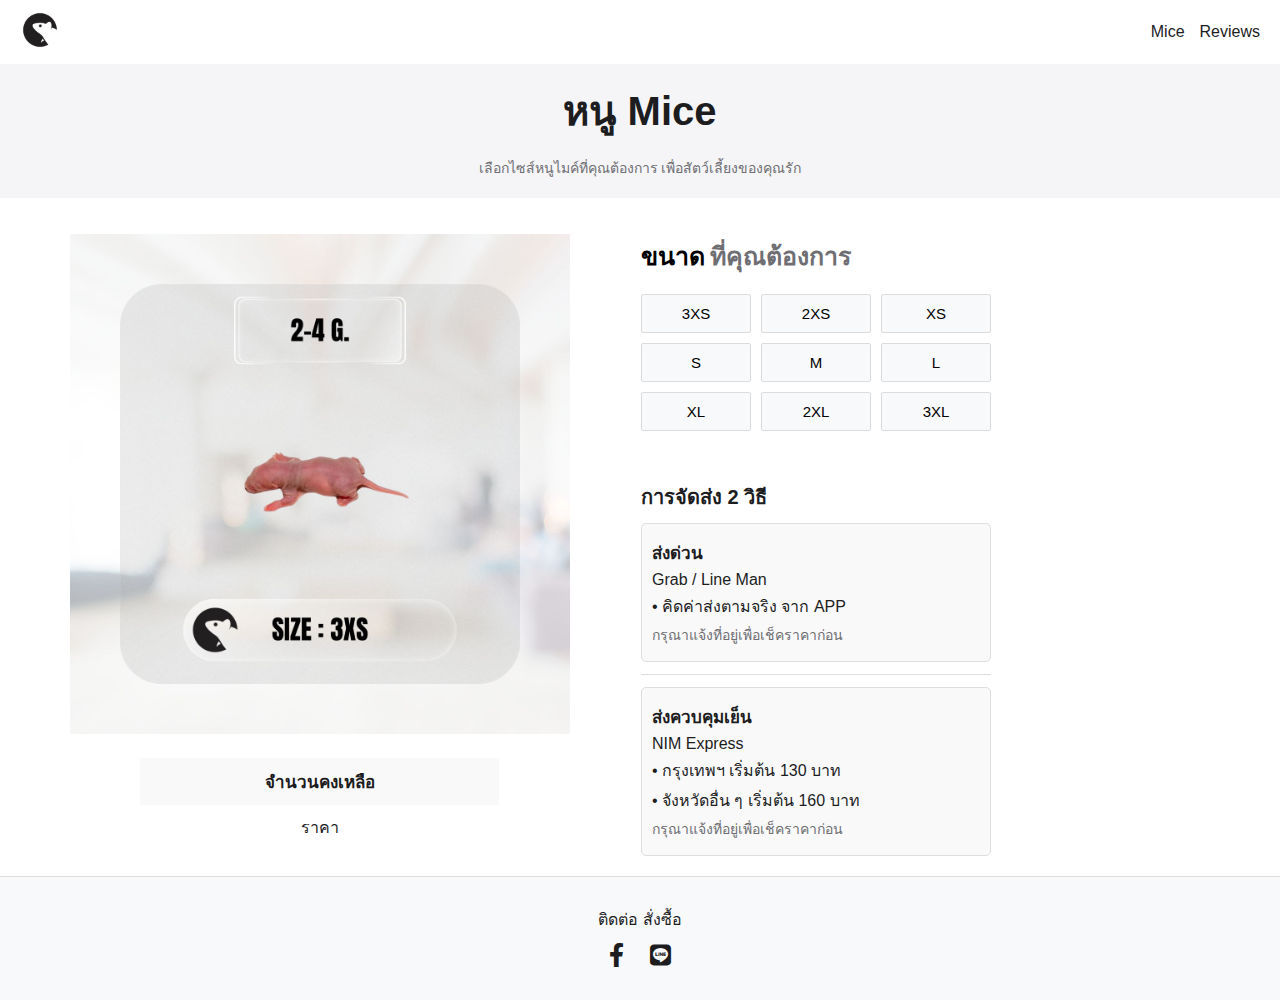
<file: index.html>
<!DOCTYPE html>
<html lang="th">
<head>
    <meta charset="UTF-8">
    <meta name="viewport" content="width=device-width, initial-scale=1.0">
    <title>Big Mouse Farm</title>
    <link rel="stylesheet" href="styles.css">
    <link rel="stylesheet" href="https://cdnjs.cloudflare.com/ajax/libs/font-awesome/6.0.0-beta3/css/all.min.css">
    <script>
        // URL ของ Web App ที่คุณได้รับจาก Google Apps Script
        const webAppUrl = 'https://script.google.com/macros/s/AKfycbxikjPxg3BdnlevCvYHYemoZsRH6mU1s3verHgeKlajtsd9C0DyaEfq9fOQ_5Kj7sij/exec';

        // ราคาของแต่ละขนาด
        const prices = {
            '3XS': '8 บาท/ตัว',
            '2XS': '10 บาท/ตัว',
            'XS': '12 บาท/ตัว',
            'S': '17 บาท/ตัว',
            'M': '22 บาท/ตัว',
            'L': '27 บาท/ตัว',
            'XL': '32 บาท/ตัว',
            '2XL': '37 บาท/ตัว',
            '3XL': '40 บาท/ตัว'
        };

        async function fetchStock() {
            try {
                const response = await fetch(webAppUrl);
                const data = await response.json();
                return data;
            } catch (error) {
                console.error('Error fetching stock data:', error);
                return {};
            }
        }

        function changeImage(imageSrc, size) {
            document.getElementById('product-image').src = imageSrc;

            fetchStock().then(stock => {
                const quantity = stock[size] || '0';
                const price = prices[size] || '0';
                document.getElementById('stock-info').innerText = `จำนวนคงเหลือ: ${quantity}`;
                document.getElementById('price-info').innerText = `ราคา: ${price}`;
            });
        }

        document.addEventListener('DOMContentLoaded', () => {
            const checkShippingBtn = document.getElementById('check-shipping-btn');
            const customerAddressInput = document.getElementById('customer-address');
            const shippingCostResult = document.getElementById('shipping-cost-result');
        });
    </script>
</head>
<body>
    <header class="header">
        <nav class="navbar">
            <div class="logo">
                <a href="index.html"><img src="logo.png" alt="Big Mouse Farm"></a>
            </div>
            <ul class="nav-links">
                    <li><a href="index.html">Mice</a></li>
                    <li><a href="review.html">Reviews</a></li>
            </ul>
        </nav>
    </header>

    <section class="hero-section">
        <h1>หนู Mice</h1>
        <p>เลือกไซส์หนูไมค์ที่คุณต้องการ เพื่อสัตว์เลี้ยงของคุณรัก</p>
    </section>

    <section class="product-display">
        <div class="product-image">
            <img id="product-image" src="Mice%20Size/3XS.jpg" alt="Product Image">
            <div id="stock-info">จำนวนคงเหลือ</div>
            <div id="price-info">ราคา</div>
        </div>
        <div class="product-options">
            <p class="option-title">
                <span class="size">ขนาด</span> <span class="description">ที่คุณต้องการ</span>
            </p>
            <div class="option-group">
                <button class="option-btn" onclick="changeImage('Mice%20Size/3XS.jpg', '3XS')">3XS</button>
                <button class="option-btn" onclick="changeImage('Mice%20Size/2XS.jpg', '2XS')">2XS</button>
                <button class="option-btn" onclick="changeImage('Mice%20Size/XS.jpg', 'XS')">XS</button>
                <button class="option-btn" onclick="changeImage('Mice%20Size/S.jpg', 'S')">S</button>
                <button class="option-btn" onclick="changeImage('Mice%20Size/M.jpg', 'M')">M</button>
                <button class="option-btn" onclick="changeImage('Mice%20Size/L.jpg', 'L')">L</button>
                <button class="option-btn" onclick="changeImage('Mice%20Size/XL.jpg', 'XL')">XL</button>
                <button class="option-btn" onclick="changeImage('Mice%20Size/2XL.jpg', '2XL')">2XL</button>
                <button class="option-btn" onclick="changeImage('Mice%20Size/3XL.jpg', '3XL')">3XL</button>
            </div>

            <!-- หัวข้อการจัดส่งอยู่ข้างนอกกรอบ -->
            <h2 class="shipping-title">การจัดส่ง 2 วิธี</h2>

            <!-- กรอบที่รวมการจัดส่งทั้งสองแบบ -->
            <div class="shipping-info">
                <div class="shipping-section">
                    <div class="shipping-method">
                        <p class="method-title">ส่งด่วน</p>
                        <p class="method-detail">Grab / Line Man</p>
                        <p class="method-note">• คิดค่าส่งตามจริง จาก APP</p>
                        <p class="shipping-note">กรุณาแจ้งที่อยู่เพื่อเช็คราคาก่อน</p>
                    </div>
                </div>

                <!-- เส้นแบ่งขั้นระหว่างประเภทการจัดส่ง -->
                <hr class="divider">

                <div class="shipping-section">
                    <div class="shipping-method">
                        <p class="method-title">ส่งควบคุมเย็น</p>
                        <p class="method-detail">NIM Express</p>
                        <p class="method-note">• กรุงเทพฯ เริ่มต้น 130 บาท</p>
                        <p class="method-note">• จังหวัดอื่น ๆ เริ่มต้น 160 บาท</p>
                        <p class="shipping-note">กรุณาแจ้งที่อยู่เพื่อเช็คราคาก่อน</p>
                    </div>
                </div>
            </div>
        </div>
    </section>

    <!-- เพิ่ม Footer สำหรับไอคอนการติดต่อ -->
    <footer class="footer1">
        <div class="contact-info">
            <p>ติดต่อ สั่งซื้อ</p>
            <div class="contact-icons">
                <a href="https://www.facebook.com/profile.php?id=100089932073286" target="_blank" aria-label="Facebook">
                    <i class="fab fa-facebook-f"></i>
                </a>
                <a href="https://lin.ee/xxwJU49" target="_blank" aria-label="Line">
                    <i class="fab fa-line"></i>
                </a>
            </div>
        </div>
    </footer>
</body>
</html>
</file>
<file: styles.css>
/* Reset และพื้นฐาน */
body {
    font-family: -apple-system, BlinkMacSystemFont, "Segoe UI", Roboto, "Helvetica Neue", Arial, sans-serif;
    margin: 0;
    padding: 0;
    color: #1d1d1f;
}

.header {
    background-color: #ffffff;
    padding: 10px 20px;
    box-shadow: 0 2px 4px rgba(0,0,0,0.1);
}

.navbar {
    display: flex;
    justify-content: space-between;
    align-items: center;
}

.logo img {
    width: 40px;
    height: auto;
}

.nav-links {
    list-style: none;
    margin: 0;
    padding: 0;
    display: flex;
    gap: 15px;
}

.nav-links li {
    display: inline;
}

.nav-links a {
    text-decoration: none;
    color: #1d1d1f;
    font-weight: 500;
}

.hero-section {
    text-align: center;
    padding: 5px;
    background-color: #f5f5f7;
}

.hero-section h1 {
    font-size: 40px;
    margin-bottom: 10px;
    margin-top: 10px;
}

.hero-section p {
    font-size: 14px;
    color: #6e6e73;
}

/* การแสดงสินค้าด้วยรูปภาพและตัวเลือก */
.product-display {
    display: flex;
    align-items: center;
    padding: 20px;
    background-color: #ffffff;
}

.product-image {
    flex: 1;
    text-align: center;
}

.product-image img {
    max-width: 100%;
    height: auto;
    max-height: 500px;
    width: auto;
    min-width: 400px;
    object-fit: cover;
}

.product-options {
    flex: 1;
    padding-left: 2px;
    padding-right: 20px;
    margin-left: 20px;
    max-width: 70%;
}

.option-title {
    font-size: 18px;
    font-weight: 600;
    max-width: 350px
}

.size {
    font-size: 25px;
    color: #000000;
}

.description {
    font-size: 25px;
    color: #6e6e73;
}

.option-group {
    display: grid;
    grid-template-columns: repeat(auto-fill, minmax(100px, 3fr));
    gap: 10px;
    max-height: 150px;
    max-width: 350px;
}

.option-btn {
    padding: 10px;
    background-color: #f8f9fa;
    border: 1px solid #dcdcdc;
    border-radius: 2px;
    cursor: pointer;
    font-size: 15px;
    transition: background-color 1s, border-color 1s;
    border-color: #dcdcdc;
    margin-bottom: auto;
}

.option-btn:hover {
    background-color: #ece4d4;
    border-color: #dcdcdc;
}

/* การจัดส่ง */
.shipping-title {
    font-size: 20px;
    font-weight: 600;
    margin-top: 50px;
    margin-bottom: 10px;
    max-width: 350px;
}

.shipping-info {
    display: flex;
    flex-direction: column;
    gap: 2px;
    max-height: px;
    max-width: 350px
}

.shipping-section {
    background-color: #f9f9f9;
    padding: 10px;
    border: 1px solid #ddd;
    border-radius: 5px;
}

.shipping-method p {
    margin: 5px 0;
}

.method-title {
    font-size: 17px;
    font-weight: bold;
    color: #1d1d1f;
}
.shipping-note {
    font-size: 14px;
    color: #6e6e73;
}

.divider {
    margin: 10px 0;
    border: 0;
    border-top: 1px solid #ddd;
}
#stock-info {
    display: block;
    flex-direction: column;
    background-color: #f9f9f9;
    padding: 10px;
    margin-top: 20px; /* ปรับค่าตามที่ต้องการ */
    margin-bottom: 10px;
    margin-left: 120px;
    margin-right: 120px;
    font-weight: bold;
    font-size: 17px
}
/* ฟุตเตอร์ */
.footer1 {
    background-color: #f8f9fa;
    padding: 20px;
    text-align: center;
    border-top: 1px solid #ddd;
}

.contact-info p {
    font-size: 16px;
    margin: 10px 0;
    font-style: inherit;
}

.contact-icons {
    margin: 10px 0;
}

.contact-icons a {
    color: #1d1d1f;
    margin: 0 10px;
    font-size: 24px;
    text-decoration: none;
}

.contact-icons a:hover {
    color: #D3AD79;
}

.footer2 {
    background-color: #f8f9fa;
    padding: 20px;
    text-align: center;
    border-top: 1px solid #ddd;
}

.contact-info p {
    font-size: 16px;
    margin: 10px 0;
    font-style: inherit;
}

.contact-icons {
    margin: 10px 0;
}

.contact-icons a {
    color: #1d1d1f;
    margin: 0 10px;
    font-size: 55px;
    text-decoration: none;
}

.contact-icons a:hover {
    color: #D3AD79;
}

.cover-image {
        width: 100%;
        height: 400px; /* กำหนดความสูงสูงสุด */
        object-fit: contain; /* ทำให้ภาพไม่ถูกตัด */
    }

.reviews-section {
    text-align: center;
    padding: 15px;
}
.Other-Pictures {
    text-align: center;
    padding: 20px;
}

.footer {
    background-color: #f8f9fa;
    padding: 20px;
    text-align: center;
    border-top: 1px solid #ddd;
}

.contact-info p {
    font-size: 16px;
    margin: 10px 0;
    font-style: inherit;
}

.contact-icons {
    margin: 10px 0;
}

.contact-icons a {
    color: #1d1d1f;
    margin: 0 10px;
    font-size: 24px;
    text-decoration: none;
}

.contact-icons a:hover {
    color: #D3AD79;
}
.fb-post {
    max-width: 100%;
    width: 500px;
    margin-left: 20px;
    margin-right: 20px;
    margin-top: 20px;
}
.slideshow-container {
    position: relative;
    max-width: 500px;
    margin: auto;
}

.mySlides {
    display: none;
}

.post-container {
    text-align: center;
}

.fade {
    animation-name: fade;
    animation-duration: 1.5s;
}

@keyframes fade {
    from {opacity: .4} 
    to {opacity: 1}
}
.slideshow-container {
    position: relative;
    max-width: 100%;
    margin: auto;
}

.mySlides {
    display: none;
}
</file>
